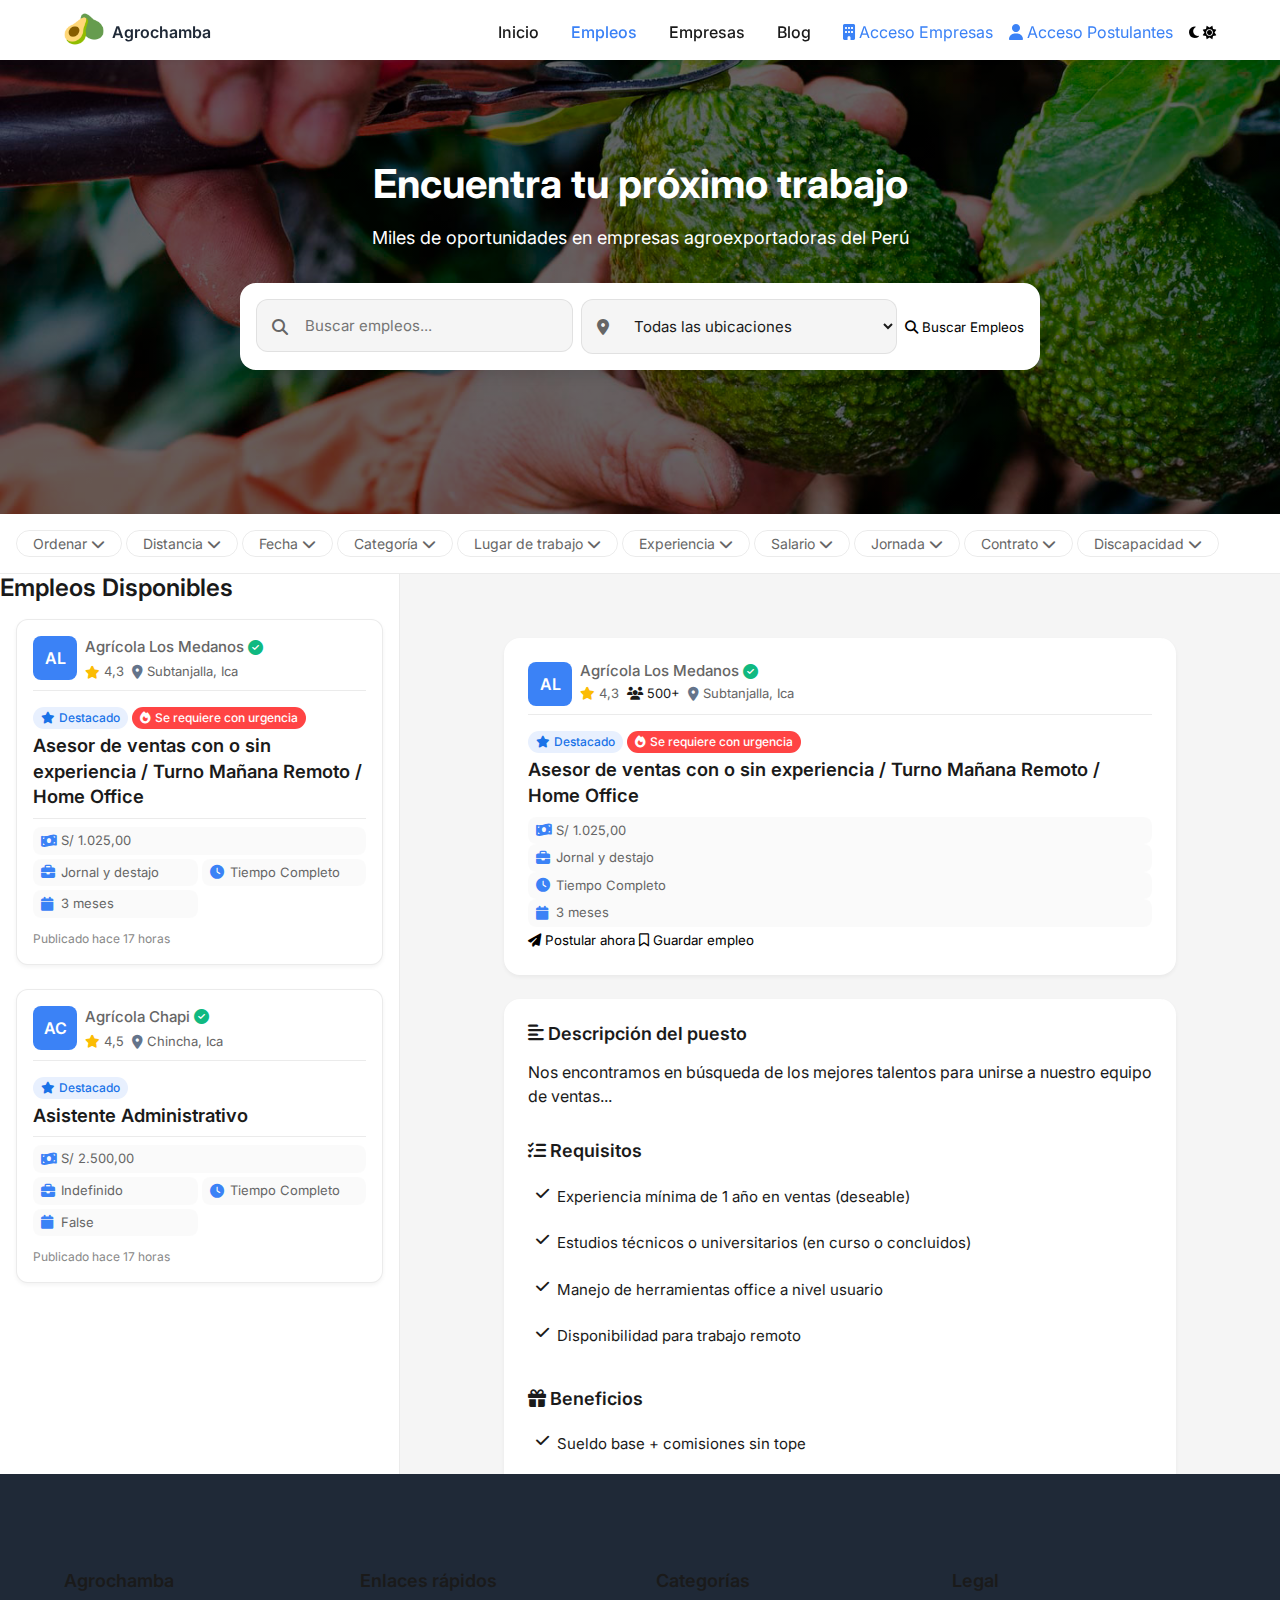
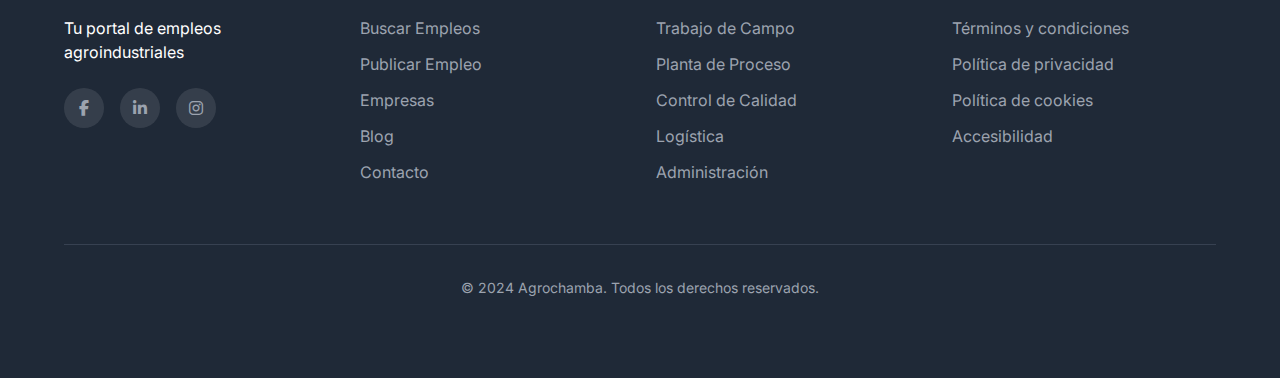
<file: index.html>
<!DOCTYPE html>
<html lang="es">

<head>
    <meta charset="UTF-8">
    <meta name="viewport" content="width=device-width, initial-scale=1.0">
    <meta name="description" content="Portal de empleos del sector agroindustrial en Perú">
    <meta name="theme-color" content="#6b46c1">
    <meta name="robots" content="index, follow">
    <meta property="og:title" content="Computrabajo Agroindustrial">
    <meta property="og:description" content="Portal de empleos del sector agroindustrial">
    <title>Encuentra trabajo - Agrochamba</title>

    <!-- Preconexiones -->
    <link rel="preconnect" href="https://fonts.googleapis.com">
    <link rel="preconnect" href="https://fonts.gstatic.com" crossorigin>
    <link rel="preconnect" href="https://cdnjs.cloudflare.com">

    <!-- Fuentes -->
    <link href="https://fonts.googleapis.com/css2?family=Inter:wght@400;500;600;700&display=swap" rel="stylesheet">

    <!-- Iconos -->
    <link rel="stylesheet" href="https://cdnjs.cloudflare.com/ajax/libs/font-awesome/6.5.1/css/all.min.css">

    <!-- Estilos Base -->
    <link rel="stylesheet" href="css/variables.css">
    <link rel="stylesheet" href="css/base.css">
    <link rel="stylesheet" href="css/layout.css">
    <link rel="stylesheet" href="css/utilities.css">

    <!-- Componentes CSS -->
    <link rel="stylesheet" href="css/components/header.css">
    <link rel="stylesheet" href="css/components/filters.css">
    <link rel="stylesheet" href="css/components/job-card.css">
    <link rel="stylesheet" href="css/components/job-detail.css">
    <link rel="stylesheet" href="css/components/modal.css">
    <link rel="stylesheet" href="css/components/footer.css">
</head>

<body>
    <header id="header"></header>
    <!-- Hero Section y Buscador -->
    <section class="hero-section">
        <div class="container">
            <div class="hero-content animate-fade-in">
                <h1>Encuentra tu próximo trabajo</h1>
                <p>Miles de oportunidades en empresas agroexportadoras del Perú</p>

                <!-- Buscador Principal -->
                <div class="search-box">
                    <form class="search-form" id="searchForm" action="/empleos/buscar" method="GET">
                        <div class="search-group">
                            <i class="fas fa-search search-icon" aria-hidden="true"></i>
                            <input type="text" name="query" id="searchInput" class="search-input"
                                placeholder="Buscar empleos..." autocomplete="off" aria-label="Buscar empleos">
                        </div>

                        <div class="search-group">
                            <i class="fas fa-map-marker-alt" aria-hidden="true"></i>
                            <select name="location" id="locationSelect" class="search-select"
                                aria-label="Seleccionar ubicación">
                                <option value="">Todas las ubicaciones</option>
                                <option value="ICA">Ica</option>
                                <option value="CHINCHA">Chincha</option>
                                <option value="PISCO">Pisco</option>
                                <option value="LIMA">Lima</option>
                                <option value="TRUJILLO">Trujillo</option>
                            </select>
                        </div>

                        <button type="submit" class="button button-primary">
                            <i class="fas fa-search" aria-hidden="true"></i>
                            <span>Buscar Empleos</span>
                        </button>
                    </form>
                </div>
            </div>
        </div>
    </section>

    <!-- Filtros -->
    <nav class="filters-row" role="navigation" aria-label="Filtros de búsqueda">
        <!-- Filtro Ordenar -->
        <div class="filter-pill" id="orderFilter">
            <button class="filter-button" aria-expanded="false" aria-controls="orderDropdown">
                Ordenar
                <i class="fas fa-chevron-down" aria-hidden="true"></i>
            </button>
            <div id="orderDropdown" class="filter-dropdown" role="listbox">
                <div class="dropdown-item" role="option" tabindex="0">Más recientes</div>
                <div class="dropdown-item" role="option" tabindex="0">Más relevantes</div>
                <div class="dropdown-item" role="option" tabindex="0">Mayor salario</div>
            </div>
        </div>

        <!-- Filtro Distancia -->
        <div class="filter-pill" id="distanceFilter">
            <button class="filter-button" aria-expanded="false" aria-controls="distanceDropdown">
                Distancia
                <i class="fas fa-chevron-down" aria-hidden="true"></i>
            </button>
            <div id="distanceDropdown" class="filter-dropdown" role="listbox">
                <div class="dropdown-item" role="option" tabindex="0">Menos de 5 km</div>
                <div class="dropdown-item" role="option" tabindex="0">5 - 10 km</div>
                <div class="dropdown-item" role="option" tabindex="0">10 - 20 km</div>
                <div class="dropdown-item" role="option" tabindex="0">Más de 20 km</div>
            </div>
        </div>

        <!-- Filtro Fecha -->
        <div class="filter-pill" id="dateFilter">
            <button class="filter-button" aria-expanded="false" aria-controls="dateDropdown">
                Fecha
                <i class="fas fa-chevron-down" aria-hidden="true"></i>
            </button>
            <div id="dateDropdown" class="filter-dropdown" role="listbox">
                <div class="dropdown-item" role="option" tabindex="0">Hoy</div>
                <div class="dropdown-item" role="option" tabindex="0">Últimos 3 días</div>
                <div class="dropdown-item" role="option" tabindex="0">Última semana</div>
                <div class="dropdown-item" role="option" tabindex="0">Último mes</div>
            </div>
        </div>

        <!-- Filtro Categoría -->
        <div class="filter-pill" id="categoryFilter">
            <button class="filter-button" aria-expanded="false" aria-controls="categoryDropdown">
                Categoría
                <i class="fas fa-chevron-down" aria-hidden="true"></i>
            </button>
            <div id="categoryDropdown" class="filter-dropdown" role="listbox">
                <div class="dropdown-item" role="option" tabindex="0">Ventas</div>
                <div class="dropdown-item" role="option" tabindex="0">Tecnología</div>
                <div class="dropdown-item" role="option" tabindex="0">Administración</div>
                <div class="dropdown-item" role="option" tabindex="0">Marketing</div>
            </div>
        </div>

        <!-- Filtro Lugar de trabajo -->
        <div class="filter-pill" id="workplaceFilter">
            <button class="filter-button" aria-expanded="false" aria-controls="workplaceDropdown">
                Lugar de trabajo
                <i class="fas fa-chevron-down" aria-hidden="true"></i>
            </button>
            <div id="workplaceDropdown" class="filter-dropdown" role="listbox">
                <div class="dropdown-item" role="option" tabindex="0">Presencial</div>
                <div class="dropdown-item" role="option" tabindex="0">Remoto</div>
                <div class="dropdown-item" role="option" tabindex="0">Híbrido</div>
            </div>
        </div>

        <!-- Filtro Experiencia -->
        <div class="filter-pill" id="experienceFilter">
            <button class="filter-button" aria-expanded="false" aria-controls="experienceDropdown">
                Experiencia
                <i class="fas fa-chevron-down" aria-hidden="true"></i>
            </button>
            <div id="experienceDropdown" class="filter-dropdown" role="listbox">
                <div class="dropdown-item" role="option" tabindex="0">Sin experiencia</div>
                <div class="dropdown-item" role="option" tabindex="0">1-3 años</div>
                <div class="dropdown-item" role="option" tabindex="0">3-5 años</div>
                <div class="dropdown-item" role="option" tabindex="0">5+ años</div>
            </div>
        </div>

        <!-- Filtro Salario -->
        <div class="filter-pill" id="salaryFilter">
            <button class="filter-button" aria-expanded="false" aria-controls="salaryDropdown">
                Salario
                <i class="fas fa-chevron-down" aria-hidden="true"></i>
            </button>
            <div id="salaryDropdown" class="filter-dropdown" role="listbox">
                <div class="dropdown-item" role="option" tabindex="0">Hasta S/1,500</div>
                <div class="dropdown-item" role="option" tabindex="0">S/1,500 - S/3,000</div>
                <div class="dropdown-item" role="option" tabindex="0">S/3,000 - S/5,000</div>
                <div class="dropdown-item" role="option" tabindex="0">Más de S/5,000</div>
            </div>
        </div>

        <!-- Filtro Jornada -->
        <div class="filter-pill" id="scheduleFilter">
            <button class="filter-button" aria-expanded="false" aria-controls="scheduleDropdown">
                Jornada
                <i class="fas fa-chevron-down" aria-hidden="true"></i>
            </button>
            <div id="scheduleDropdown" class="filter-dropdown" role="listbox">
                <div class="dropdown-item" role="option" tabindex="0">Tiempo completo</div>
                <div class="dropdown-item" role="option" tabindex="0">Medio tiempo</div>
                <div class="dropdown-item" role="option" tabindex="0">Por horas</div>
            </div>
        </div>

        <!-- Filtro Contrato -->
        <div class="filter-pill" id="contractFilter">
            <button class="filter-button" aria-expanded="false" aria-controls="contractDropdown">
                Contrato
                <i class="fas fa-chevron-down" aria-hidden="true"></i>
            </button>
            <div id="contractDropdown" class="filter-dropdown" role="listbox">
                <div class="dropdown-item" role="option" tabindex="0">Indefinido</div>
                <div class="dropdown-item" role="option" tabindex="0">Temporal</div>
                <div class="dropdown-item" role="option" tabindex="0">Prácticas</div>
            </div>
        </div>

        <!-- Filtro Discapacidad -->
        <div class="filter-pill" id="disabilityFilter">
            <button class="filter-button" aria-expanded="false" aria-controls="disabilityDropdown">
                Discapacidad
                <i class="fas fa-chevron-down" aria-hidden="true"></i>
            </button>
            <div id="disabilityDropdown" class="filter-dropdown" role="listbox">
                <div class="dropdown-item" role="option" tabindex="0">Sí</div>
                <div class="dropdown-item" role="option" tabindex="0">No</div>
            </div>
        </div>
    </nav>

    <!-- Contenido Principal -->
    <main class="app-container">
        <!-- Lista de empleos (panel izquierdo) -->
        <aside class="jobs-list-container">
            <header class="jobs-list-header">
                <h2>Empleos Disponibles</h2>
                <div id="activeFilters" class="active-filters"></div>
            </header>
            <div class="jobs-list" id="jobsList">
                <!-- Las cards de trabajo se insertarán aquí dinámicamente -->
            </div>
        </aside>

        <!-- Detalle del empleo (panel derecho) -->
        <section class="job-detail-container" id="jobDetailContainer" aria-live="polite">
            <!-- El detalle del trabajo se insertará aquí dinámicamente -->
        </section>

        <!-- Modal para móviles -->
        <div class="modal" id="jobModal" role="dialog" aria-modal="true" aria-hidden="true">
            <div class="modal-content">
                <button class="modal-close" id="modalClose" aria-label="Cerrar modal">
                    <i class="fas fa-times" aria-hidden="true"></i>
                </button>
                <div id="modalContent">
                    <!-- El contenido del modal se insertará aquí dinámicamente -->
                </div>
            </div>
        </div>
    </main>

    <!-- Templates -->
    <template id="jobCardTemplate">
       
    </template>

    <!-- Template para el detalle del trabajo -->
    <template id="jobDetailTemplate">
        <div class="full-job-details">
            <div class="full-job-details">
                <div class="job-detail-header">
                    <div class="job-header">
                        <div class="company-logo">
                            <img src="" alt="" onerror="handleImageError(this, this.alt)">
                        </div>
                        <div class="company-info">
                            <h1 class="company-name">
                                <span class="company-name-text"></span>
                                <i class="fas fa-check-circle verified-icon" title="Empresa Verificada"></i>
                            </h1>
                            <div class="company-meta">
                                <span class="company-evaluation">
                                    <i class="fas fa-star"></i>
                                    <span class="rating"></span>
                                </span>
                                <span class="company-stat">
                                    <i class="fas fa-users"></i>
                                    <span class="employees"></span>
                                </span>
                                <span class="location-badge">
                                    <i class="fas fa-location-dot"></i>
                                    <span class="location"></span>
                                </span>
                            </div>
                        </div>
                    </div>

                    <div class="badges-container">
                        <span class="badge badge-primary">
                            <i class="fas fa-star"></i>
                            Destacado
                        </span>
                        <span class="badge badge-urgent">
                            <i class="fas fa-fire"></i>
                            Se requiere con urgencia
                        </span>
                    </div>

                    <h2 class="job-title"></h2>

                    <div class="job-meta">
                        <div class="detail-item">
                            <i class="fas fa-money-bill-wave"></i>
                            <div class="salary"></div>
                        </div>
                        <div class="detail-item">
                            <i class="fas fa-briefcase"></i>
                            <div class="contract-type"></div>
                        </div>
                        <div class="detail-item">
                            <i class="fas fa-clock"></i>
                            <div class="schedule"></div>
                        </div>
                        <div class="detail-item">
                            <i class="fas fa-calendar"></i>
                            <div class="duration"></div>
                        </div>
                    </div>

                    <div class="action-buttons">
                        <button class="btn btn-primary">
                            <i class="fas fa-paper-plane"></i>
                            Postular ahora
                        </button>
                        <button class="btn btn-outline">
                            <i class="far fa-bookmark"></i>
                            Guardar empleo
                        </button>
                    </div>
                </div>

                <div class="job-detail-content">
                    <!-- Descripción -->
                    <section class="content-section">
                        <h3 class="section-title">
                            <i class="fas fa-align-left"></i>
                            Descripción del puesto
                        </h3>
                        <div class="job-description"></div>
                    </section>

                    <!-- Requisitos -->
                    <section class="content-section">
                        <h3 class="section-title">
                            <i class="fas fa-list-check"></i>
                            Requisitos
                        </h3>
                        <ul class="requirements-list"></ul>
                    </section>

                    <!-- Beneficios -->
                    <section class="content-section">
                        <h3 class="section-title">
                            <i class="fas fa-gift"></i>
                            Beneficios
                        </h3>
                        <ul class="benefits-list"></ul>
                    </section>
                </div>
            </div>
        </div>
    </template>
    <footer id="footer"></footer>
    

    <script>
        // Definir la función para cargar componentes
        function loadComponents(components) {
            for (const [id, path] of Object.entries(components)) {
                fetch(path)
                    .then(response => {
                        if (!response.ok) {
                            throw new Error(`Error ${response.status}: ${response.statusText}`);
                        }
                        return response.text();
                    })
                    .then(data => {
                        document.getElementById(id).innerHTML = data;
                    })
                    .catch(error => console.error(`Error al cargar el componente ${id}:`, error));
            }
        }

        // Definir los componentes y sus rutas
        const components = {
            'header': '/components/header.html',
            'footer': '/components/footer.html',
            'jobCardTemplate': '/components/jobCard.html',
            
            // Añade aquí más componentes según lo necesites
        };

        // Cargar los componentes
        loadComponents(components);
    </script>
    <script type="module" src="index.js"></script>
</body>

</html>
</file>
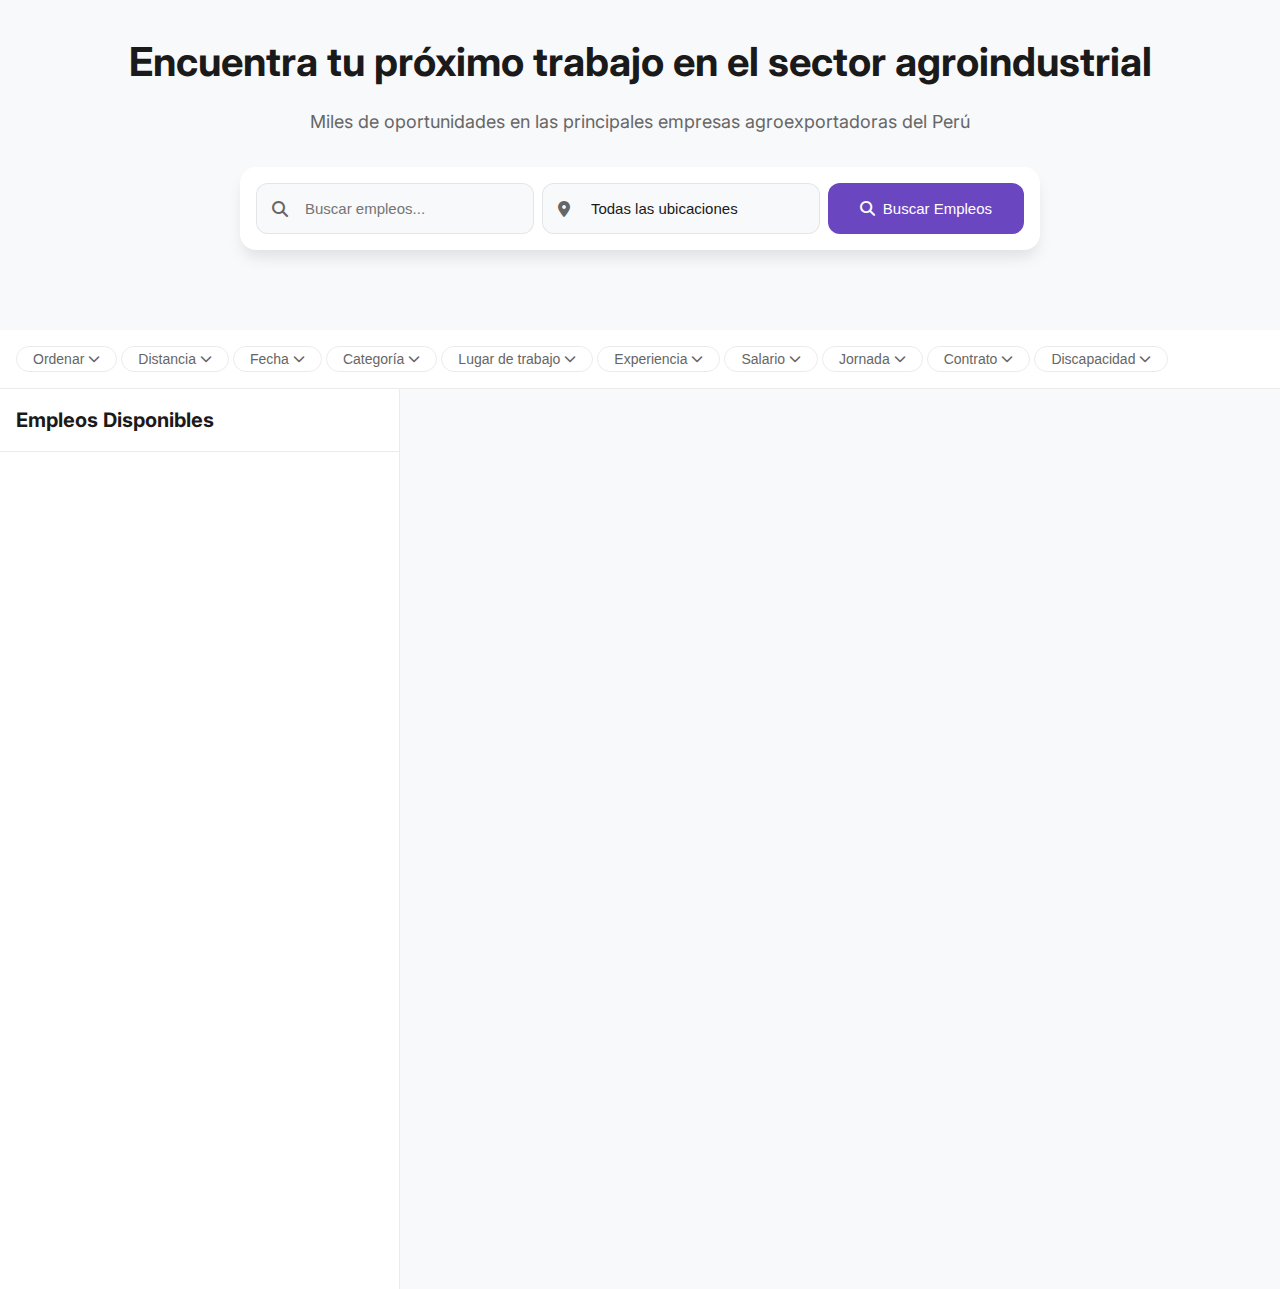
<file: practica/lista_empleos copy 2.html>
<!DOCTYPE html>
<html lang="es">
<head>
    <meta charset="UTF-8">
    <meta name="viewport" content="width=device-width, initial-scale=1.0">
    <title>Lista de Empleos</title>
    <link rel="stylesheet" href="https://cdnjs.cloudflare.com/ajax/libs/font-awesome/6.5.1/css/all.min.css">
    <link href="https://fonts.googleapis.com/css2?family=Inter:wght@400;500;600;700&display=swap" rel="stylesheet">
    <style>
        /* Mantener las variables existentes y añadir nuevas */
        :root {
            --primary-color: #6b46c1;
            --primary-light: #f3e8ff;
            --primary-hover: #5a32b0;
            --text-primary: #1a1a1a;
            --text-secondary: #666666;
            --text-muted: #888888;
            --background: #f8f9fa;
            --card-background: #ffffff;
            --badge-bg: #e8f0fe;
            --badge-color: #1a73e8;
            --urgency-color: #ff4444;
            --success-color: #10b981;
            --rating-color: #fbbc04;
            --border-color: rgba(0, 0, 0, 0.08);
            --section-border: rgba(0, 0, 0, 0.05);
            --shadow-sm: 0 2px 4px rgba(0, 0, 0, 0.05);
            --shadow-md: 0 4px 6px rgba(0, 0, 0, 0.1);
            --shadow-lg: 0 10px 15px -3px rgba(0, 0, 0, 0.1);
            --radius-sm: 8px;
            --radius-md: 12px;
            --radius-lg: 16px;
            --spacing-xs: 4px;
            --spacing-sm: 8px;
            --spacing-md: 16px;
            --spacing-lg: 24px;
            --spacing-xl: 32px;
            --spacing-2xl: 48px;
            --transition: all 0.3s ease;
            --modal-backdrop: rgba(0, 0, 0, 0.5);
            
            /* Colores específicos */
            --requirement-bg: #fff8f2;
            --benefit-bg: #f0fff4;
            --info-bg: #f8f9fa;
            --warning-bg: #fff5f5;
            --requirement-color: #c05621;
            --benefit-color: #2f855a;
            --info-color: #2b6cb0;
            --warning-color: #c53030;
            
            /* Dimensiones de layout */
            --list-width: 400px;
            --header-height: 60px;
            --modal-width: 90%;
            --modal-max-width: 600px;
        }

        * {
            margin: 0;
            padding: 0;
            box-sizing: border-box;
        }

        body {
            font-family: 'Inter', system-ui, -apple-system, sans-serif;
            background: var(--background);
            color: var(--text-primary);
            line-height: 1.5;
            -webkit-font-smoothing: antialiased;
            overflow-x: hidden;
        }

        /* Layout principal */
        .app-container {
            display: flex;
            min-height: 100vh;
            position: relative;
        }

        /* Lista de empleos */
        .jobs-list-container {
            width: var(--list-width);
            background: var(--card-background);
            border-right: 1px solid var(--border-color);
            overflow-y: auto;
            height: 100vh;
            flex-shrink: 0;
        }

        .jobs-list-header {
            padding: var(--spacing-md);
            border-bottom: 1px solid var(--border-color);
            position: sticky;
            top: 0;
            background: var(--card-background);
            z-index: 10;
        }

        .jobs-list {
            padding: var(--spacing-md);
        }

        /* Contenedor de detalle */
        .job-detail-container {
            flex: 1;
            overflow-y: auto;
            height: 100vh;
            background: var(--background);
        }

        /* Modal para móvil */
        .modal {
            position: fixed;
            top: 0;
            left: 0;
            width: 100%;
            height: 100%;
            background: var(--modal-backdrop);
            display: none;
            justify-content: center;
            align-items: center;
            z-index: 1000;
        }

        .modal.active {
            display: flex;
        }

        .modal-content {
            background: var(--card-background);
            width: var(--modal-width);
            max-width: var(--modal-max-width);
            max-height: 90vh;
            border-radius: var(--radius-lg);
            position: relative;
            overflow-y: auto;
        }

        .modal-close {
            position: absolute;
            top: var(--spacing-md);
            right: var(--spacing-md);
            background: var(--background);
            border: none;
            width: 32px;
            height: 32px;
            border-radius: 50%;
            display: flex;
            align-items: center;
            justify-content: center;
            cursor: pointer;
            color: var(--text-secondary);
            transition: var(--transition);
            z-index: 10;
        }

        .modal-close:hover {
            background: var(--primary-light);
            color: var(--primary-color);
        }

        /* Responsive */
        @media (max-width: 1024px) {
            .jobs-list-container {
                width: 100%;
                border-right: none;
            }

            .job-detail-container {
                display: none;
            }
        }

        /* Mantener los estilos existentes de las cards y detalles... */
       /* Estilos de la card de trabajo */
        .job-card {
            background: var(--card-background);
            border-radius: var(--radius-md);
            box-shadow: var(--shadow-sm);
            padding: var(--spacing-md);
            transition: var(--transition);
            border: 1px solid var(--border-color);
            margin-bottom: var(--spacing-md);
            cursor: pointer;
        }

        .job-card:hover {
            transform: translateY(-2px);
            box-shadow: var(--shadow-md);
            border-color: var(--primary-color);
        }

        .job-card.active {
            border-color: var(--primary-color);
            background: var(--primary-light);
        }

        /* Header de la empresa */
        .job-header {
            display: flex;
            gap: var(--spacing-sm);
            align-items: flex-start;
            margin-bottom: var(--spacing-md);
            padding-bottom: var(--spacing-sm);
            border-bottom: 1px solid var(--border-color);
        }

        .company-logo {
            width: 40px;
            height: 40px;
            background: var(--primary-color);
            border-radius: var(--radius-sm);
            display: flex;
            align-items: center;
            justify-content: center;
            color: white;
            font-weight: 600;
            font-size: 0.938rem;
            flex-shrink: 0;
            overflow: hidden;
        }

        .company-logo img {
            width: 100%;
            height: 100%;
            object-fit: cover;
        }

        .company-info {
            flex: 1;
            min-width: 0;
        }

        .company-name {
            display: flex;
            align-items: center;
            gap: var(--spacing-xs);
            color: var(--text-secondary);
            font-size: 0.875rem;
            font-weight: 500;
        }

        .verified-icon {
            color: var(--success-color);
        }

        .company-meta {
            display: flex;
            flex-wrap: wrap;
            align-items: center;
            gap: var(--spacing-sm);
            font-size: 0.813rem;
        }

        /* Badges */
        .badges-container {
            display: flex;
            gap: var(--spacing-xs);
            margin-bottom: var(--spacing-xs);
            flex-wrap: wrap;
        }

        .badge {
            display: inline-flex;
            align-items: center;
            gap: var(--spacing-xs);
            padding: 2px var(--spacing-sm);
            border-radius: 100px;
            font-size: 0.75rem;
            font-weight: 500;
            line-height: 1.5;
            height: 22px;
        }

        .badge-primary {
            background: var(--badge-bg);
            color: var(--badge-color);
        }

        .badge-urgent {
            background: var(--warning-bg);
            color: var(--warning-color);
        }

        /* Título del trabajo */
        .job-title {
            font-size: 1rem;
            font-weight: 600;
            margin-bottom: var(--spacing-sm);
            color: var(--text-primary);
        }

        /* Detalles del trabajo */
        .job-details {
            display: grid;
            grid-template-columns: repeat(2, 1fr);
            gap: var(--spacing-xs);
        }

        .detail-item {
            display: flex;
            align-items: center;
            gap: var(--spacing-xs);
            color: var(--text-secondary);
            font-size: 0.813rem;
            padding: var(--spacing-xs) var(--spacing-sm);
            background: rgba(0, 0, 0, 0.02);
            border-radius: var(--radius-sm);
            white-space: nowrap;
            overflow: hidden;
        }

        .detail-item i {
            color: var(--primary-color);
            font-size: 0.875rem;
            width: 16px;
            flex-shrink: 0;
        }

        /* Contenedor de detalles completo */
        .full-job-details {
            padding: var(--spacing-xl);
            max-width: 800px;
            margin: 0 auto;
        }

        .job-detail-header {
            background: var(--card-background);
            border-radius: var(--radius-lg);
            padding: var(--spacing-lg);
            margin-bottom: var(--spacing-lg);
            box-shadow: var(--shadow-sm);
        }

        .job-detail-content {
            background: var(--card-background);
            border-radius: var(--radius-lg);
            padding: var(--spacing-lg);
            box-shadow: var(--shadow-sm);
        }

        .section-title {
            font-size: 1.125rem;
            font-weight: 600;
            margin-bottom: var(--spacing-md);
            color: var(--text-primary);
            display: flex;
            align-items: center;
            gap: var(--spacing-xs);
        }

        .section-title i {
            color: var(--primary-color);
        }

        /* Botones de acción */
        .action-buttons {
            display: flex;
            gap: var(--spacing-sm);
            margin-top: var(--spacing-lg);
        }

        .btn {
            padding: var(--spacing-sm) var(--spacing-lg);
            border-radius: var(--radius-sm);
            font-weight: 500;
            font-size: 0.875rem;
            transition: var(--transition);
            cursor: pointer;
            display: inline-flex;
            align-items: center;
            gap: var(--spacing-xs);
            border: none;
        }

        .btn-primary {
            background: var(--primary-color);
            color: white;
        }

        .btn-primary:hover {
            background: var(--primary-hover);
            transform: translateY(-1px);
        }

        .btn-outline {
            border: 1px solid var(--border-color);
            background: transparent;
            color: var(--text-secondary);
        }

        .btn-outline:hover {
            border-color: var(--primary-color);
            color: var(--primary-color);
            transform: translateY(-1px);
        }

        /* Responsive ajustes */
        @media (max-width: 768px) {
            .job-card {
                margin-bottom: var(--spacing-sm);
            }

            .action-buttons {
                flex-direction: column;
            }

            .btn {
                width: 100%;
                justify-content: center;
            }

            .modal-content {
                width: 95%;
                margin: var(--spacing-sm);
                max-height: 95vh;
            }
        }

        /* Estilos para el Hero Section */
.container {
    max-width: 1200px;
    margin: 0 auto;
    padding: var(--spacing-xl) var(--spacing-lg);
}

.hero-content {
    text-align: center;
    margin-bottom: var(--spacing-2xl);
}

.hero-content h1 {
    font-size: 2.5rem;
    font-weight: 700;
    color: var(--text-primary);
    margin-bottom: var(--spacing-md);
}

.hero-content p {
    font-size: 1.125rem;
    color: var(--text-secondary);
    margin-bottom: var(--spacing-xl);
}

/* Estilos para el buscador principal */
.search-box {
    max-width: 800px;
    margin: 0 auto;
    background: var(--card-background);
    border-radius: var(--radius-lg);
    padding: var(--spacing-md);
    box-shadow: var(--shadow-lg);
}

.search-form {
    display: flex;
    gap: var(--spacing-sm);
    flex-wrap: wrap;
}

.search-group {
    flex: 1;
    min-width: 200px;
    position: relative;
}

.search-icon,
.search-group i {
    position: absolute;
    left: var(--spacing-md);
    top: 50%;
    transform: translateY(-50%);
    color: var(--text-secondary);
    font-size: 1rem;
}

.search-input,
.search-select {
    width: 100%;
    padding: var(--spacing-md) var(--spacing-md) var(--spacing-md) calc(var(--spacing-md) * 2 + 16px);
    border: 1px solid var(--border-color);
    border-radius: var(--radius-md);
    font-size: 0.938rem;
    color: var(--text-primary);
    background: var(--background);
    transition: var(--transition);
}

.search-input:focus,
.search-select:focus {
    outline: none;
    border-color: var(--primary-color);
    box-shadow: 0 0 0 3px var(--primary-light);
}

.search-select {
    appearance: none;
    cursor: pointer;
}

.button {
    padding: var(--spacing-md) var(--spacing-xl);
    border: none;
    border-radius: var(--radius-md);
    font-weight: 500;
    font-size: 0.938rem;
    display: flex;
    align-items: center;
    gap: var(--spacing-sm);
    cursor: pointer;
    transition: var(--transition);
}

.button-primary {
    background: var(--primary-color);
    color: white;
}

.button-primary:hover {
    background: var(--primary-hover);
    transform: translateY(-1px);
}

/* Estilos para los filtros */
.filters-row {
    display: flex;
    gap: var(--spacing-xs);
    padding: var(--spacing-md);
    background: var(--card-background);
    border-bottom: 1px solid var(--border-color);
    overflow-x: auto;
    -webkit-overflow-scrolling: touch;
    scrollbar-width: none;
    position: sticky;
    top: 0;
    z-index: 50;
}

.filters-row::-webkit-scrollbar {
    display: none;
}

.filter-pill {
    position: relative;
}

.filter-button {
    display: inline-flex;
    align-items: center;
    gap: var(--spacing-xs);
    padding: var(--spacing-xs) var(--spacing-md);
    background: transparent;
    border: 1px solid var(--border-color);
    border-radius: 100px;
    font-size: 0.875rem;
    color: var(--text-secondary);
    cursor: pointer;
    transition: var(--transition);
    white-space: nowrap;
}

.filter-button:hover {
    border-color: var(--primary-color);
    color: var(--primary-color);
}

.filter-button i {
    font-size: 0.75rem;
    transition: transform 0.2s ease;
}

.filter-pill.active .filter-button {
    background: var(--primary-light);
    border-color: var(--primary-color);
    color: var(--primary-color);
}

.filter-pill.active .filter-button i {
    transform: rotate(180deg);
}

.filter-dropdown {
    position: absolute;
    top: calc(100% + var(--spacing-xs));
    left: 0;
    min-width: 200px;
    background: var(--card-background);
    border: 1px solid var(--border-color);
    border-radius: var(--radius-md);
    box-shadow: var(--shadow-md);
    padding: var(--spacing-xs);
    z-index: 100;
    display: none;
}

.filter-pill.active .filter-dropdown {
    display: block;
}

.dropdown-item {
    padding: var(--spacing-sm) var(--spacing-md);
    cursor: pointer;
    border-radius: var(--radius-sm);
    transition: var(--transition);
    color: var(--text-secondary);
    font-size: 0.875rem;
}

.dropdown-item:hover {
    background: var(--primary-light);
    color: var(--primary-color);
}

.dropdown-item.selected {
    background: var(--primary-light);
    color: var(--primary-color);
}

/* Ajustes responsive */
@media (max-width: 768px) {
    .hero-content h1 {
        font-size: 2rem;
    }

    .search-form {
        flex-direction: column;
    }

    .search-group {
        min-width: 100%;
    }

    .button {
        width: 100%;
        justify-content: center;
    }

    .filters-row {
        padding: var(--spacing-sm);
        margin: 0 calc(-1 * var(--spacing-sm));
    }
}

/* Animaciones */
.animate-fade-in {
    animation: fadeIn 0.5s ease-out;
}

@keyframes fadeIn {
    from {
        opacity: 0;
        transform: translateY(20px);
    }
    to {
        opacity: 1;
        transform: translateY(0);
    }
}
    </style>
</head>
<body>
    <div class="container">
        <div class="hero-content animate-fade-in">
            <h1>Encuentra tu próximo trabajo en el sector agroindustrial</h1>
            <p>Miles de oportunidades en las principales empresas agroexportadoras del Perú</p>

            <!-- Buscador Principal -->
            <div class="search-box">
                <form class="search-form" id="searchForm" action="/empleos/buscar" method="GET">
                    <div class="search-group">
                        
                        <i class="fas fa-search search-icon"></i>
                           
                        
                        <input 
                            type="text" 
                            name="query" 
                            id="searchInput"
                            class="search-input" 
                            placeholder="Buscar empleos..."
                            autocomplete="off"
                            aria-label="Buscar empleos">
                    </div>

                    <div class="search-group">
                        <i class="fas fa-map-marker-alt" aria-hidden="true"></i>
                        <select 
                            name="location" 
                            id="locationSelect"
                            class="search-select"
                            aria-label="Seleccionar ubicación">
                            <option value="">Todas las ubicaciones</option>
                            <option value="ICA">Ica</option>
                            <option value="CHINCHA">Chincha</option>
                            <option value="PISCO">Pisco</option>
                            <option value="LIMA">Lima</option>
                            <option value="TRUJILLO">Trujillo</option>
                        </select>
                    </div>

                    <button type="submit" class="button button-primary">
                        <i class="fas fa-search" aria-hidden="true"></i>
                        <span>Buscar Empleos</span>
                    </button>
                </form>
            </div>
        </div>
    </div>
    <!-- FILTROS -->
<div class="filters-row">
    <div class="filter-pill">
        <button class="filter-button">
            Ordenar
            <i class="fas fa-chevron-down"></i>
        </button>
        <div class="filter-dropdown">
            <div class="dropdown-item">Más recientes</div>
            <div class="dropdown-item">Más relevantes</div>
            <div class="dropdown-item">Mayor salario</div>
        </div>
    </div>

    <div class="filter-pill">
        <button class="filter-button">
            Distancia
            <i class="fas fa-chevron-down"></i>
        </button>
        <div class="filter-dropdown">
            <div class="dropdown-item">Menos de 5 km</div>
            <div class="dropdown-item">5 - 10 km</div>
            <div class="dropdown-item">10 - 20 km</div>
            <div class="dropdown-item">Más de 20 km</div>
        </div>
    </div>

    <div class="filter-pill">
        <button class="filter-button">
            Fecha
            <i class="fas fa-chevron-down"></i>
        </button>
        <div class="filter-dropdown">
            <div class="dropdown-item">Hoy</div>
            <div class="dropdown-item">Últimos 3 días</div>
            <div class="dropdown-item">Última semana</div>
            <div class="dropdown-item">Último mes</div>
        </div>
    </div>

    <div class="filter-pill">
        <button class="filter-button">
            Categoría
            <i class="fas fa-chevron-down"></i>
        </button>
        <div class="filter-dropdown">
            <div class="dropdown-item">Ventas</div>
            <div class="dropdown-item">Tecnología</div>
            <div class="dropdown-item">Administración</div>
            <div class="dropdown-item">Marketing</div>
        </div>
    </div>

    <div class="filter-pill">
        <button class="filter-button">
            Lugar de trabajo
            <i class="fas fa-chevron-down"></i>
        </button>
        <div class="filter-dropdown">
            <div class="dropdown-item">Presencial</div>
            <div class="dropdown-item">Remoto</div>
            <div class="dropdown-item">Híbrido</div>
        </div>
    </div>

    <div class="filter-pill">
        <button class="filter-button">
            Experiencia
            <i class="fas fa-chevron-down"></i>
        </button>
        <div class="filter-dropdown">
            <div class="dropdown-item">Sin experiencia</div>
            <div class="dropdown-item">1-3 años</div>
            <div class="dropdown-item">3-5 años</div>
            <div class="dropdown-item">5+ años</div>
        </div>
    </div>

    <div class="filter-pill">
        <button class="filter-button">
            Salario
            <i class="fas fa-chevron-down"></i>
        </button>
        <div class="filter-dropdown">
            <div class="dropdown-item">Hasta S/1,500</div>
            <div class="dropdown-item">S/1,500 - S/3,000</div>
            <div class="dropdown-item">S/3,000 - S/5,000</div>
            <div class="dropdown-item">Más de S/5,000</div>
        </div>
    </div>

    <div class="filter-pill">
        <button class="filter-button">
            Jornada
            <i class="fas fa-chevron-down"></i>
        </button>
        <div class="filter-dropdown">
            <div class="dropdown-item">Tiempo completo</div>
            <div class="dropdown-item">Medio tiempo</div>
            <div class="dropdown-item">Por horas</div>
        </div>
    </div>

    <div class="filter-pill">
        <button class="filter-button">
            Contrato
            <i class="fas fa-chevron-down"></i>
        </button>
        <div class="filter-dropdown">
            <div class="dropdown-item">Indefinido</div>
            <div class="dropdown-item">Temporal</div>
            <div class="dropdown-item">Prácticas</div>
        </div>
    </div>

    <div class="filter-pill">
        <button class="filter-button">
            Discapacidad
            <i class="fas fa-chevron-down"></i>
        </button>
        <div class="filter-dropdown">
            <div class="dropdown-item">Sí</div>
            <div class="dropdown-item">No</div>
        </div>
    </div>
</div>
    <div class="app-container">
        <!-- Lista de empleos (panel izquierdo) -->
        <div class="jobs-list-container">
            <div class="jobs-list-header">
                <h1 style="font-size: 1.25rem;">Empleos Disponibles</h1>
            </div>
            <div class="jobs-list" id="jobsList">
                <!-- Las cards de trabajo se insertarán aquí dinámicamente -->
            </div>
        </div>

        <!-- Detalle del empleo (panel derecho) -->
        <div class="job-detail-container" id="jobDetailContainer">
            <!-- El detalle del trabajo se insertará aquí dinámicamente -->
        </div>

        <!-- Modal para móviles -->
        <div class="modal" id="jobModal">
            <div class="modal-content">
                <button class="modal-close" id="modalClose">
                    <i class="fas fa-times"></i>
                </button>
                <div id="modalContent">
                    <!-- El contenido del modal se insertará aquí dinámicamente -->
                </div>
            </div>
        </div>
    </div>

    <!-- Template para la card de trabajo -->
    <template id="jobCardTemplate">
        <article class="job-card">
            <div class="job-header">
                <div class="company-logo">
                    <img src="" alt="" onerror="handleImageError(this, this.alt)">
                </div>
                <div class="company-info">
                    <div class="company-name">
                        <span class="company-name-text"></span>
                        <i class="fas fa-check-circle verified-icon" title="Empresa Verificada"></i>
                    </div>
                    <div class="company-meta">
                        <span class="company-evaluation" title="Evaluación de la empresa">
                            <i class="fas fa-star"></i>
                            <span class="rating"></span>
                        </span>
                        <span class="location-badge">
                            <i class="fas fa-location-dot"></i>
                            <span class="location"></span>
                        </span>
                    </div>
                </div>
            </div>

            <div class="badges-container">
                <span class="badge badge-primary">
                    <i class="fas fa-star"></i>
                    Destacado
                </span>
                <span class="badge badge-urgent">
                    <i class="fas fa-fire"></i>
                    Se requiere con urgencia
                </span>
            </div>

            <h2 class="job-title"></h2>

            <div class="job-details">
                <div class="detail-item">
                    <i class="fas fa-money-bill-wave"></i>
                    <div class="salary"></div>
                </div>
                <div class="detail-item">
                    <i class="fas fa-briefcase"></i>
                    <div class="contract-type"></div>
                </div>
            </div>
        </article>
    </template>

    <!-- Template para el detalle completo del trabajo -->
    <template id="jobDetailTemplate">
        <div class="full-job-details">
            <div class="job-detail-header">
                <div class="job-header">
                    <div class="company-logo">
                        <img src="" alt="" onerror="handleImageError(this, this.alt)">
                    </div>
                    <div class="company-info">
                        <h1 class="company-name">
                            <span class="company-name-text"></span>
                            <i class="fas fa-check-circle verified-icon" title="Empresa Verificada"></i>
                        </h1>
                        <div class="company-meta">
                            <span class="company-evaluation">
                                <i class="fas fa-star"></i>
                                <span class="rating"></span>
                            </span>
                            <span class="company-stat">
                                <i class="fas fa-users"></i>
                                <span class="employees"></span>
                            </span>
                            <span class="location-badge">
                                <i class="fas fa-location-dot"></i>
                                <span class="location"></span>
                            </span>
                        </div>
                    </div>
                </div>

                <div class="badges-container">
                    <span class="badge badge-primary">
                        <i class="fas fa-star"></i>
                        Destacado
                    </span>
                    <span class="badge badge-urgent">
                        <i class="fas fa-fire"></i>
                        Se requiere con urgencia
                    </span>
                </div>

                <h2 class="job-title"></h2>

                <div class="job-meta">
                    <div class="detail-item">
                        <i class="fas fa-money-bill-wave"></i>
                        <div class="salary"></div>
                    </div>
                    <div class="detail-item">
                        <i class="fas fa-briefcase"></i>
                        <div class="contract-type"></div>
                    </div>
                    <div class="detail-item">
                        <i class="fas fa-clock"></i>
                        <div class="schedule"></div>
                    </div>
                    <div class="detail-item">
                        <i class="fas fa-calendar"></i>
                        <div class="duration"></div>
                    </div>
                </div>

                <div class="action-buttons">
                    <button class="btn btn-primary">
                        <i class="fas fa-paper-plane"></i>
                        Postular ahora
                    </button>
                    <button class="btn btn-outline">
                        <i class="far fa-bookmark"></i>
                        Guardar empleo
                    </button>
                </div>
            </div>

            <div class="job-detail-content">
                <!-- Descripción -->
                <section class="content-section">
                    <h3 class="section-title">
                        <i class="fas fa-align-left"></i>
                        Descripción del puesto
                    </h3>
                    <div class="job-description"></div>
                </section>

                <!-- Requisitos -->
                <section class="content-section">
                    <h3 class="section-title">
                        <i class="fas fa-list-check"></i>
                        Requisitos
                    </h3>
                    <ul class="requirements-list"></ul>
                </section>

                <!-- Beneficios -->
                <section class="content-section">
                    <h3 class="section-title">
                        <i class="fas fa-gift"></i>
                        Beneficios
                    </h3>
                    <ul class="benefits-list"></ul>
                </section>
            </div>
        </div>
    </template>

    <script>
        // Estado global y configuración
let currentActiveCard = null;
let filteredJobs = [];
let selectedFilters = {};

const config = {
    itemsPerPage: 10,
    currentPage: 1,
    sortBy: 'recent',
};

// Datos de ejemplo
const jobsData = [
    {
        id: 1,
        company: {
            name: "Agrícola Los Medanos",
            logo: "https://scontent.flim2-1.fna.fbcdn.net/v/t39.30808-6/326764918_1955909824752287_8459968866846313747_n.png",
            rating: "4,3",
            employees: "500+",
            location: "Subtanjalla, Ica",
            verified: true,
            category: "Ventas"
        },
        title: "Asesor de ventas con o sin experiencia / Turno Mañana Remoto / Home Office",
        salary: "S/ 1.025,00",
        salaryNum: 1025,
        contractType: "Jornal y destajo",
        schedule: "Tiempo Completo",
        duration: "3 meses",
        experience: "Sin experiencia",
        workLocation: "Remoto",
        date: new Date('2024-02-01'),
        description: "Nos encontramos en búsqueda de los mejores talentos para unirse a nuestro equipo de ventas...",
        requirements: [
            "Experiencia mínima de 1 año en ventas (deseable)",
            "Estudios técnicos o universitarios (en curso o concluidos)",
            "Manejo de herramientas office a nivel usuario",
            "Disponibilidad para trabajo remoto"
        ],
        benefits: [
            "Sueldo base + comisiones sin tope",
            "Capacitación constante",
            "Desarrollo de línea de carrera",
            "Seguro de salud desde el primer día"
        ],
        featured: true,
        urgent: true,
        distance: 2
    },
    {
        id: 2,
        company: {
            name: "Agrícola Chapi",
            logo: "path/to/logo.png",
            rating: "4,5",
            employees: "1000+",
            location: "Chincha, Ica",
            verified: true,
            category: "Administración"
        },
        title: "Asistente Administrativo",
        salary: "S/ 2.500,00",
        salaryNum: 2500,
        contractType: "Indefinido",
        schedule: "Tiempo Completo",
        duration: "Indefinido",
        experience: "1-3 años",
        workLocation: "Presencial",
        date: new Date('2024-02-15'),
        description: "Importante empresa agrícola busca incorporar un Asistente Administrativo...",
        requirements: [
            "Experiencia mínima de 2 años en posiciones similares",
            "Bachiller en Administración o afines",
            "Excel avanzado",
            "Disponibilidad para trabajar en Chincha"
        ],
        benefits: [
            "Sueldo competitivo",
            "Beneficios de ley",
            "Seguro EPS",
            "Bonos por desempeño"
        ],
        featured: true,
        urgent: false,
        distance: 5
    }
    // Puedes agregar más trabajos aquí...
];

// Función para crear el detalle de un trabajo
function createJobCard(job) {
    const template = document.getElementById('jobCardTemplate');
    const card = template.content.cloneNode(true);

    // Logo y nombre de la empresa
    const logoImg = card.querySelector('.company-logo img');
    logoImg.src = job.company.logo;
    logoImg.alt = job.company.name;
    
    card.querySelector('.company-name-text').textContent = job.company.name;
    
    // Si no está verificada, ocultar el ícono de verificación
    if (!job.company.verified) {
        card.querySelector('.verified-icon').style.display = 'none';
    }

    // Rating y ubicación
    card.querySelector('.rating').textContent = job.company.rating;
    card.querySelector('.location').textContent = job.company.location;

    // Badges
    const badgesContainer = card.querySelector('.badges-container');
    if (!job.featured) {
        badgesContainer.querySelector('.badge-primary').style.display = 'none';
    }
    if (!job.urgent) {
        badgesContainer.querySelector('.badge-urgent').style.display = 'none';
    }

    // Título y detalles
    card.querySelector('.job-title').textContent = job.title;
    card.querySelector('.salary').textContent = job.salary;
    card.querySelector('.contract-type').textContent = job.contractType;

    // Configurar la card completa
    const jobCard = card.querySelector('.job-card');
    jobCard.setAttribute('data-job-id', job.id);

    return jobCard;
}

function createJobDetail(job) {
    const template = document.getElementById('jobDetailTemplate');
    const detail = template.content.cloneNode(true);

    // Logo y nombre de la empresa
    const logoImg = detail.querySelector('.company-logo img');
    logoImg.src = job.company.logo;
    logoImg.alt = job.company.name;
    
    detail.querySelector('.company-name-text').textContent = job.company.name;
    
    if (!job.company.verified) {
        detail.querySelector('.verified-icon').style.display = 'none';
    }

    // Metadatos de la empresa
    detail.querySelector('.rating').textContent = job.company.rating;
    detail.querySelector('.employees').textContent = job.company.employees;
    detail.querySelector('.location').textContent = job.company.location;

    // Badges
    const badgesContainer = detail.querySelector('.badges-container');
    if (!job.featured) {
        badgesContainer.querySelector('.badge-primary').style.display = 'none';
    }
    if (!job.urgent) {
        badgesContainer.querySelector('.badge-urgent').style.display = 'none';
    }

    // Título y detalles del trabajo
    detail.querySelector('.job-title').textContent = job.title;
    detail.querySelector('.salary').textContent = job.salary;
    detail.querySelector('.contract-type').textContent = job.contractType;
    detail.querySelector('.schedule').textContent = job.schedule;
    detail.querySelector('.duration').textContent = job.duration;

    // Descripción del puesto
    detail.querySelector('.job-description').textContent = job.description;

    // Requisitos
    const requirementsList = detail.querySelector('.requirements-list');
    job.requirements.forEach(req => {
        const li = document.createElement('li');
        li.className = 'requirement-item';
        li.innerHTML = `<i class="fas fa-check"></i><span>${req}</span>`;
        requirementsList.appendChild(li);
    });

    // Beneficios
    const benefitsList = detail.querySelector('.benefits-list');
    job.benefits.forEach(benefit => {
        const li = document.createElement('li');
        li.className = 'benefit-item';
        li.innerHTML = `<i class="fas fa-check"></i><span>${benefit}</span>`;
        benefitsList.appendChild(li);
    });

    return detail;
}


// Inicialización
document.addEventListener('DOMContentLoaded', () => {
    initializeApp();
});

function initializeApp() {
    setupEventListeners();
    setupFilters();
    setupSearch();
    loadInitialJobs();
    setupAccessibility();
    handleInitialJobDisplay();
}

// Configuración de event listeners principales
function setupEventListeners() {
    const jobsList = document.getElementById('jobsList');
    const modal = document.getElementById('jobModal');
    const modalClose = document.getElementById('modalClose');
    const searchForm = document.getElementById('searchForm');

    // Event listeners principales
    searchForm.addEventListener('submit', handleSearchSubmit);
    modalClose.addEventListener('click', closeModal);
    window.addEventListener('resize', handleResize);
    document.addEventListener('keydown', handleKeyPress);
    modal.addEventListener('click', handleModalClick);
}

// Manejo de búsqueda y filtros
function setupSearch() {
    const searchInput = document.getElementById('searchInput');
    const locationSelect = document.getElementById('locationSelect');

    searchInput.addEventListener('input', debounce(handleSearch, 300));
    locationSelect.addEventListener('change', handleSearch);
}

function setupFilters() {
    document.querySelectorAll('.filter-button').forEach(button => {
        button.addEventListener('click', handleFilterClick);
    });

    document.querySelectorAll('.dropdown-item').forEach(item => {
        item.addEventListener('click', handleFilterSelection);
    });

    document.addEventListener('click', handleOutsideClick);
}

// Funciones de manejo de eventos
function handleSearchSubmit(e) {
    e.preventDefault();
    handleSearch();
}

function handleSearch() {
    const searchInput = document.getElementById('searchInput');
    const locationSelect = document.getElementById('locationSelect');
    const query = searchInput.value.toLowerCase().trim();
    const location = locationSelect.value.toLowerCase();

    filteredJobs = jobsData.filter(job => {
        const matchQuery = !query || 
            job.title.toLowerCase().includes(query) ||
            job.company.name.toLowerCase().includes(query);
        
        const matchLocation = !location || 
            job.company.location.toLowerCase().includes(location);
        
        return matchQuery && matchLocation && matchesFilters(job);
    });

    updateJobsList();
}

function handleFilterClick(e) {
    e.stopPropagation();
    const pill = this.closest('.filter-pill');
    
    document.querySelectorAll('.filter-pill.active').forEach(activePill => {
        if (activePill !== pill) {
            activePill.classList.remove('active');
        }
    });
    
    pill.classList.toggle('active');
}

// Continuará en la siguiente parte...
// Manejo de filtros
function handleFilterSelection() {
    const pill = this.closest('.filter-pill');
    const filterType = pill.querySelector('.filter-button').textContent.trim();
    const filterValue = this.textContent.trim();

    // Actualizar estado del filtro
    selectedFilters[filterType] = filterValue;
    
    // Actualizar UI
    updateFilterUI(pill, this);
    
    // Aplicar filtros
    applyFilters();
}

function updateFilterUI(pill, selectedItem) {
    // Actualizar texto del botón
    const button = pill.querySelector('.filter-button');
    button.childNodes[0].textContent = selectedItem.textContent;
    
    // Actualizar estado visual
    pill.querySelectorAll('.dropdown-item').forEach(item => {
        item.classList.remove('selected');
    });
    selectedItem.classList.add('selected');
    
    // Cerrar dropdown
    pill.classList.remove('active');
}

function applyFilters() {
    filteredJobs = jobsData.filter(job => matchesFilters(job));
    updateJobsList();
    updateFilterTags();
}

function matchesFilters(job) {
    return Object.entries(selectedFilters).every(([type, value]) => {
        if (!value) return true;
        
        switch (type.toLowerCase()) {
            case 'ordenar':
                return true; // Manejado por sortJobs()
            case 'distancia':
                return matchesDistance(job, value);
            case 'fecha':
                return matchesDate(job, value);
            case 'categoría':
                return job.company.category === value;
            case 'lugar de trabajo':
                return job.workLocation === value;
            case 'experiencia':
                return job.experience === value;
            case 'salario':
                return matchesSalary(job, value);
            case 'jornada':
                return job.schedule.includes(value);
            case 'contrato':
                return job.contractType.includes(value);
            default:
                return true;
        }
    });
}

// Funciones auxiliares para filtros
function matchesDistance(job, filterValue) {
    const distanceMap = {
        'Menos de 5 km': 5,
        '5 - 10 km': 10,
        '10 - 20 km': 20,
        'Más de 20 km': Infinity
    };
    
    const maxDistance = distanceMap[filterValue];
    return job.distance <= maxDistance;
}

function matchesDate(job, filterValue) {
    const now = new Date();
    const jobDate = new Date(job.date);
    const diffDays = Math.floor((now - jobDate) / (1000 * 60 * 60 * 24));
    
    switch (filterValue) {
        case 'Hoy':
            return diffDays === 0;
        case 'Últimos 3 días':
            return diffDays <= 3;
        case 'Última semana':
            return diffDays <= 7;
        case 'Último mes':
            return diffDays <= 30;
        default:
            return true;
    }
}

function matchesSalary(job, filterValue) {
    const salary = job.salaryNum;
    const ranges = {
        'Hasta S/1,500': [0, 1500],
        'S/1,500 - S/3,000': [1500, 3000],
        'S/3,000 - S/5,000': [3000, 5000],
        'Más de S/5,000': [5000, Infinity]
    };
    
    const [min, max] = ranges[filterValue];
    return salary >= min && salary <= max;
}

// Actualización de UI
function updateJobsList() {
    const jobsList = document.getElementById('jobsList');
    jobsList.innerHTML = '';

    if (filteredJobs.length === 0) {
        showNoResults();
        return;
    }

    // Ordenar trabajos según el filtro actual
    const sortedJobs = sortJobs(filteredJobs);
    
    // Aplicar paginación
    const startIndex = (config.currentPage - 1) * config.itemsPerPage;
    const paginatedJobs = sortedJobs.slice(startIndex, startIndex + config.itemsPerPage);

    paginatedJobs.forEach(job => {
        const jobCard = createJobCard(job);
        jobsList.appendChild(jobCard);
        
        jobCard.addEventListener('click', () => handleJobClick(job, jobCard));
    });

    updatePagination(sortedJobs.length);
}

function updateFilterTags() {
    const tagsContainer = document.getElementById('activeFilters');
    if (!tagsContainer) return;

    tagsContainer.innerHTML = '';
    
    Object.entries(selectedFilters).forEach(([type, value]) => {
        if (!value) return;
        
        const tag = createFilterTag(type, value);
        tagsContainer.appendChild(tag);
    });
}

function createFilterTag(type, value) {
    const tag = document.createElement('div');
    tag.className = 'filter-tag';
    tag.innerHTML = `
        ${value}
        <button onclick="removeFilter('${type}')" aria-label="Eliminar filtro ${value}">
            <i class="fas fa-times"></i>
        </button>
    `;
    return tag;
}

// Manejo de clicks y navegación
function handleJobClick(job, jobCard) {
    if (currentActiveCard) {
        currentActiveCard.classList.remove('active');
    }
    currentActiveCard = jobCard;
    jobCard.classList.add('active');

    const jobDetail = createJobDetail(job);

    if (window.innerWidth <= 1024) {
        showModal(jobDetail);
    } else {
        updateJobDetail(jobDetail);
    }
}

function handleModalClick(e) {
    if (e.target === this) {
        closeModal();
    }
}

function handleKeyPress(e) {
    if (e.key === 'Escape') {
        closeModal();
        closeAllDropdowns();
    }
}

// Continuará en la siguiente parte...

// Funciones de UI y Modal
function showModal(content) {
    const modalContent = document.getElementById('modalContent');
    const modal = document.getElementById('jobModal');
    
    modalContent.innerHTML = '';
    modalContent.appendChild(content);
    modal.classList.add('active');
    document.body.style.overflow = 'hidden';
}

function closeModal() {
    const modal = document.getElementById('jobModal');
    modal.classList.remove('active');
    document.body.style.overflow = '';
}

function updateJobDetail(content) {
    const container = document.getElementById('jobDetailContainer');
    container.innerHTML = '';
    container.appendChild(content);
}

function showNoResults() {
    const jobsList = document.getElementById('jobsList');
    jobsList.innerHTML = `
        <div class="no-results">
            <i class="fas fa-search"></i>
            <h3>No se encontraron resultados</h3>
            <p>Intenta ajustar los filtros o usar otros términos de búsqueda</p>
        </div>
    `;
}

// Ordenamiento y Paginación
function sortJobs(jobs) {
    const sortType = selectedFilters['Ordenar'];
    
    return [...jobs].sort((a, b) => {
        switch (sortType) {
            case 'Más recientes':
                return new Date(b.date) - new Date(a.date);
            case 'Más relevantes':
                return (b.featured ? 1 : 0) - (a.featured ? 1 : 0);
            case 'Mayor salario':
                return b.salaryNum - a.salaryNum;
            default:
                return new Date(b.date) - new Date(a.date);
        }
    });
}

function updatePagination(totalItems) {
    const totalPages = Math.ceil(totalItems / config.itemsPerPage);
    const paginationContainer = document.createElement('div');
    paginationContainer.className = 'pagination';
    
    // Botón anterior
    if (config.currentPage > 1) {
        const prevButton = createPaginationButton('Anterior', config.currentPage - 1);
        paginationContainer.appendChild(prevButton);
    }
    
    // Números de página
    for (let i = 1; i <= totalPages; i++) {
        if (
            i === 1 ||
            i === totalPages ||
            (i >= config.currentPage - 2 && i <= config.currentPage + 2)
        ) {
            const pageButton = createPaginationButton(i.toString(), i);
            if (i === config.currentPage) {
                pageButton.classList.add('active');
            }
            paginationContainer.appendChild(pageButton);
        } else if (
            i === config.currentPage - 3 ||
            i === config.currentPage + 3
        ) {
            const dots = document.createElement('span');
            dots.textContent = '...';
            dots.className = 'pagination-dots';
            paginationContainer.appendChild(dots);
        }
    }
    
    // Botón siguiente
    if (config.currentPage < totalPages) {
        const nextButton = createPaginationButton('Siguiente', config.currentPage + 1);
        paginationContainer.appendChild(nextButton);
    }
    
    // Agregar paginación al DOM
    const existingPagination = document.querySelector('.pagination');
    if (existingPagination) {
        existingPagination.replaceWith(paginationContainer);
    } else {
        document.getElementById('jobsList').appendChild(paginationContainer);
    }
}

function createPaginationButton(text, page) {
    const button = document.createElement('button');
    button.className = 'pagination-button';
    button.textContent = text;
    button.addEventListener('click', () => {
        config.currentPage = page;
        updateJobsList();
    });
    return button;
}

// Funciones auxiliares
function debounce(func, wait) {
    let timeout;
    return function executedFunction(...args) {
        const later = () => {
            clearTimeout(timeout);
            func(...args);
        };
        clearTimeout(timeout);
        timeout = setTimeout(later, wait);
    };
}

function handleResize() {
    if (window.innerWidth > 1024) {
        closeModal();
        if (currentActiveCard && filteredJobs.length > 0) {
            const jobId = currentActiveCard.getAttribute('data-job-id');
            const job = filteredJobs.find(j => j.id.toString() === jobId);
            if (job) {
                const jobDetail = createJobDetail(job);
                updateJobDetail(jobDetail);
            }
        }
    }
}

// Funciones de accesibilidad
function setupAccessibility() {
    setupAriaLabels();
    setupKeyboardNavigation();
}

function setupAriaLabels() {
    document.querySelectorAll('.filter-button').forEach(button => {
        button.setAttribute('role', 'button');
        button.setAttribute('aria-haspopup', 'true');
        button.setAttribute('aria-expanded', 'false');
    });
}

function setupKeyboardNavigation() {
    document.querySelectorAll('.filter-pill').forEach(pill => {
        const button = pill.querySelector('.filter-button');
        const items = pill.querySelectorAll('.dropdown-item');
        
        button.addEventListener('keydown', (e) => {
            if (e.key === 'Enter' || e.key === ' ') {
                e.preventDefault();
                pill.classList.toggle('active');
                button.setAttribute('aria-expanded', pill.classList.contains('active'));
            }
        });
        
        items.forEach(item => {
            item.setAttribute('role', 'option');
            item.addEventListener('keydown', (e) => {
                if (e.key === 'Enter' || e.key === ' ') {
                    e.preventDefault();
                    item.click();
                }
            });
        });
    });
}

// Inicialización y carga inicial
function loadInitialJobs() {
    filteredJobs = [...jobsData];
    updateJobsList();
}

function handleInitialJobDisplay() {
    if (window.innerWidth > 1024 && jobsData.length > 0) {
        const firstJob = createJobDetail(jobsData[0]);
        updateJobDetail(firstJob);
        const firstCard = document.querySelector('.job-card');
        if (firstCard) {
            firstCard.classList.add('active');
            currentActiveCard = firstCard;
        }
    }
}



//Funciones de crear empleo
// Función para crear una card de trabajo
function createJobCard(job) {
    const template = document.getElementById('jobCardTemplate');
    const card = template.content.cloneNode(true);

    // Logo y nombre de la empresa
    const logoImg = card.querySelector('.company-logo img');
    logoImg.src = job.company.logo;
    logoImg.alt = job.company.name;
    
    card.querySelector('.company-name-text').textContent = job.company.name;
    
    // Si no está verificada, ocultar el ícono de verificación
    if (!job.company.verified) {
        card.querySelector('.verified-icon').style.display = 'none';
    }

    // Rating y ubicación
    card.querySelector('.rating').textContent = job.company.rating;
    card.querySelector('.location').textContent = job.company.location;

    // Badges
    const badgesContainer = card.querySelector('.badges-container');
    if (!job.featured) {
        badgesContainer.querySelector('.badge-primary').style.display = 'none';
    }
    if (!job.urgent) {
        badgesContainer.querySelector('.badge-urgent').style.display = 'none';
    }

    // Título y detalles
    card.querySelector('.job-title').textContent = job.title;
    card.querySelector('.salary').textContent = job.salary;
    card.querySelector('.contract-type').textContent = job.contractType;

    // Configurar la card completa
    const jobCard = card.querySelector('.job-card');
    jobCard.setAttribute('data-job-id', job.id);

    return jobCard;
}



// Funciones de limpieza
function removeFilter(type) {
    delete selectedFilters[type];
    
    // Resetear UI del filtro
    const pill = document.querySelector(`.filter-button:contains('${type}')`).closest('.filter-pill');
    const button = pill.querySelector('.filter-button');
    button.childNodes[0].textContent = type;
    pill.querySelectorAll('.dropdown-item').forEach(item => item.classList.remove('selected'));
    
    applyFilters();
}

function closeAllDropdowns() {
    document.querySelectorAll('.filter-pill.active').forEach(pill => {
        pill.classList.remove('active');
        pill.querySelector('.filter-button').setAttribute('aria-expanded', 'false');
    });
}

// Iniciar la aplicación
document.addEventListener('DOMContentLoaded', () => {
    initializeApp();
});
    </script>
</body>
</html>
</file>
<file: css/variables.css>
:root {
    /* Colores */
    --primary-color: #6b46c1;
    --primary-light: #f3e8ff;
    --primary-hover: #5a32b0;
    --text-primary: #1a1a1a;
    --text-secondary: #666666;
    --text-muted: #888888;
    --background: #f8f9fa;
    --card-background: #ffffff;
    
    /* Colores de estado */
    --badge-bg: #e8f0fe;
    --badge-color: #1a73e8;
    --urgency-color: #ff4444;
    --success-color: #10b981;
    --rating-color: #fbbc04;
    
    /* Bordes y sombras */
    --border-color: rgba(0, 0, 0, 0.08);
    --section-border: rgba(0, 0, 0, 0.05);
    --shadow-sm: 0 2px 4px rgba(0, 0, 0, 0.05);
    --shadow-md: 0 4px 6px rgba(0, 0, 0, 0.1);
    --shadow-lg: 0 10px 15px -3px rgba(0, 0, 0, 0.1);
    
    /* Bordes redondeados */
    --radius-sm: 8px;
    --radius-md: 12px;
    --radius-lg: 16px;
    
    /* Espaciado */
    --spacing-xs: 4px;
    --spacing-sm: 8px;
    --spacing-md: 16px;
    --spacing-lg: 24px;
    --spacing-xl: 32px;
    --spacing-2xl: 48px;
    
    /* Transiciones */
    --transition: all 0.3s ease;
    
    /* Dimensiones de layout */
    --list-width: 400px;
    --header-height: 60px;
    --modal-width: 90%;
    --modal-max-width: 600px;
    
    /* Z-index */
    --z-modal: 1000;
    --z-dropdown: 100;
    --z-header: 50;
    
    /* Otros */
    --modal-backdrop: rgba(0, 0, 0, 0.5);
}
</file>
<file: css/layout.css>
/* Contenedor principal */
.container {
    max-width: 1200px;
    margin: 0 auto;
    padding: var(--spacing-xl) var(--spacing-lg);
}

/* Layout principal de la aplicación */
.app-container {
    display: flex;
    min-height: 100vh;
    position: relative;
}

/* Layout de la lista de empleos */
.jobs-list-container {
    width: var(--list-width);
    background: var(--card-background);
    border-right: 1px solid var(--border-color);
    overflow-y: auto;
    height: 100vh;
    flex-shrink: 0;
}

/* Layout del detalle */
.job-detail-container {
    flex: 1;
    overflow-y: auto;
    height: 100vh;
    background: var(--background);
}

/* Media queries para layouts responsivos */
@media (max-width: 1024px) {
    .jobs-list-container {
        width: 100%;
        border-right: none;
    }

    .job-detail-container {
        display: none;
    }
}
</file>
<file: css/utilities.css>
/* Utilidades de espaciado */
.m-0 { margin: 0; }
.mt-0 { margin-top: 0; }
.mb-0 { margin-bottom: 0; }
.p-0 { padding: 0; }

/* Utilidades de flexbox */
.d-flex { display: flex; }
.flex-column { flex-direction: column; }
.align-center { align-items: center; }
.justify-center { justify-content: center; }
.gap-sm { gap: var(--spacing-sm); }

/* Utilidades de texto */
.text-primary { color: var(--text-primary); }
.text-secondary { color: var(--text-secondary); }
.text-muted { color: var(--text-muted); }

/* Utilidades de fondo */
.bg-primary { background-color: var(--primary-color); }
.bg-light { background-color: var(--primary-light); }

/* Utilidades de borde */
.rounded-sm { border-radius: var(--radius-sm); }
.rounded-md { border-radius: var(--radius-md); }
.rounded-lg { border-radius: var(--radius-lg); }

/* Utilidades de sombra */
.shadow-sm { box-shadow: var(--shadow-sm); }
.shadow-md { box-shadow: var(--shadow-md); }
.shadow-lg { box-shadow: var(--shadow-lg); }

/* Utilidades de visibilidad */
.hidden { display: none; }
.visible { display: block; }

/* Animaciones */
.animate-fade-in {
    animation: fadeIn 0.5s ease-out;
}

@keyframes fadeIn {
    from {
        opacity: 0;
        transform: translateY(20px);
    }
    to {
        opacity: 1;
        transform: translateY(0);
    }
}
</file>
<file: css/components/header.css>
/* Hero section */
.hero-content {
    text-align: center;
    margin-bottom: var(--spacing-2xl);
}

.hero-content h1 {
    font-size: 2.5rem;
    font-weight: 700;
    margin-bottom: var(--spacing-md);
}

.hero-content p {
    font-size: 1.125rem;
    color: var(--text-secondary);
    margin-bottom: var(--spacing-xl);
}

/* Buscador principal */
.search-box {
    max-width: 800px;
    margin: 0 auto;
    background: var(--card-background);
    border-radius: var(--radius-lg);
    padding: var(--spacing-md);
    box-shadow: var(--shadow-lg);
}

.search-form {
    display: flex;
    gap: var(--spacing-sm);
    flex-wrap: wrap;
}

.search-group {
    flex: 1;
    min-width: 200px;
    position: relative;
}

.search-icon,
.search-group i {
    position: absolute;
    left: var(--spacing-md);
    top: 50%;
    transform: translateY(-50%);
    color: var(--text-secondary);
    font-size: 1rem;
}

.search-input,
.search-select {
    width: 100%;
    padding: var(--spacing-md) var(--spacing-md) var(--spacing-md) calc(var(--spacing-md) * 2 + 16px);
    border: 1px solid var(--border-color);
    border-radius: var(--radius-md);
    font-size: 0.938rem;
    color: var(--text-primary);
    background: var(--background);
    transition: var(--transition);
}

/* Media queries */
@media (max-width: 768px) {
    .hero-content h1 {
        font-size: 2rem;
    }

    .search-form {
        flex-direction: column;
    }

    .search-group {
        min-width: 100%;
    }
}






.hero-section {
    padding: 8rem 0 4rem;
    background: linear-gradient(rgba(0, 0, 0, 0.6), rgba(0, 0, 0, 0.6)), url(/assets/img/fondo.jpg);
    background-size: cover;
    background-position: center;
    color: var(--white);
    text-align: center;}



    .hero-content>h1,
    .hero-content>p{
        color: white;
    }



























    /* ====================
   3. Header y Navegación
   ==================== */
.navbar {
    background: var(--card-background);
    box-shadow: var(--shadow-sm);
    position: fixed;
    width: 100%;
    top: 0;
    z-index: 1000;
    height: var(--header-height);
}

.navbar .container {
    display: flex;
    justify-content: space-between;
    align-items: center;
    height: 100%;
}

.logo {
    display: flex;
    align-items: center;
    gap: 0.5rem;
    text-decoration: none;
    color: var(--dark);
    font-weight: 600;
}

.logo-img {
    height: 2.5rem;
    width: auto;
}

.nav-links {
    display: flex;
    align-items: center;
    gap: 2rem;
}

.nav-link {
    text-decoration: none;
    color: var(--gray-600);
    font-weight: 500;
    transition: var(--transition);
}

.nav-link:hover,
.nav-link.active {
    color: var(--primary-color);
}

.auth-buttons {
    display: flex;
    gap: 1rem;
}












/* Menú móvil */
.mobile-menu-button {
    display: none;
    background: none;
    border: none;
    color: var(--gray-600);
    font-size: 1.5rem;
    cursor: pointer;
    padding: 0.5rem;
}

.mobile-menu {
    display: none;
    position: fixed;
    top: 0;
    left: 0;
    right: 0;
    bottom: 0;
    background-color: rgba(0, 0, 0, 0.5);
    z-index: 1001;
}

.mobile-menu-content {
    position: fixed;
    top: 0;
    right: 0;
    bottom: 0;
    width: 80%;
    max-width: 300px;
    background-color: var(--white);
    padding: 2rem;
    transform: translateX(100%);
    transition: transform 0.3s ease-in-out;
}

.mobile-menu.active {
    display: block;
}

.mobile-menu.active .mobile-menu-content {
    transform: translateX(0);
}

.mobile-menu-close {
    position: absolute;
    top: 1rem;
    right: 1rem;
    background: none;
    border: none;
    color: var(--gray-600);
    font-size: 1.5rem;
    cursor: pointer;
    padding: 0.5rem;
}

.mobile-nav {
    display: flex;
    flex-direction: column;
    gap: 1rem;
    margin-top: 2rem;
}

.mobile-nav-link {
    text-decoration: none;
    color: var(--gray-700);
    font-size: 1.125rem;
    padding: 0.5rem 0;
}

.mobile-auth-buttons {
    display: flex;
    flex-direction: column;
    gap: 1rem;
    margin-top: 2rem;
}
</file>
<file: css/components/filters.css>
.filters-row {
    display: flex;
    gap: var(--spacing-xs);
    padding: var(--spacing-md);
    background: var(--card-background);
    border-bottom: 1px solid var(--border-color);
    overflow-x: auto;
    -webkit-overflow-scrolling: touch;
    scrollbar-width: none;
    position: sticky;
    top: 0;
    z-index: var(--z-header);
}

.filter-pill {
    position: relative;
}

.filter-button {
    display: inline-flex;
    align-items: center;
    gap: var(--spacing-xs);
    padding: var(--spacing-xs) var(--spacing-md);
    background: transparent;
    border: 1px solid var(--border-color);
    border-radius: 100px;
    font-size: 0.875rem;
    color: var(--text-secondary);
    transition: var(--transition);
    white-space: nowrap;
}

.filter-dropdown {
    position: absolute;
    top: calc(100% + var(--spacing-xs));
    left: 0;
    min-width: 200px;
    background: var(--card-background);
    border: 1px solid var(--border-color);
    border-radius: var(--radius-md);
    box-shadow: var(--shadow-md);
    padding: var(--spacing-xs);
    z-index: var(--z-dropdown);
    display: none;
}

/* Estados activos y hover */
.filter-button:hover {
    border-color: var(--primary-color);
    color: var(--primary-color);
}

.filter-pill.active .filter-button {
    background: var(--primary-light);
    border-color: var(--primary-color);
    color: var(--primary-color);
}

.filter-pill.active .filter-dropdown {
    display: block;
}
</file>
<file: css/components/job-card.css>
:root {
            --primary-color: #6b46c1;
            --primary-light: #f3e8ff;
            --primary-hover: #5a32b0;
            --text-primary: #1a1a1a;
            --text-secondary: #666666;
            --text-muted: #888888;
            --background: #f5f5f5;
            --card-background: #ffffff;
            --badge-bg: #e8f0fe;
            --badge-color: #1a73e8;
            --urgency-color: #ff4444;
            --success-color: #10b981;
            --rating-color: #fbbc04;
            --border-color: rgba(0, 0, 0, 0.08);
            --shadow-sm: 0 2px 4px rgba(0, 0, 0, 0.05);
            --shadow-md: 0 4px 6px rgba(0, 0, 0, 0.1);
            --radius-sm: 8px;
            --radius-md: 12px;
            --spacing-xs: 4px;
            --spacing-sm: 8px;
            --spacing-md: 16px;
            --spacing-lg: 24px;
            --spacing-xl: 32px;
            --transition: all 0.3s ease;
        }

        /* * {
            margin: 0;
            padding: 0;
            box-sizing: border-box;
        }

        body {
            font-family: 'Inter', system-ui, -apple-system, sans-serif;
            background: var(--background);
            color: var(--text-primary);
            line-height: 1.5;
            -webkit-font-smoothing: antialiased;
            padding: var(--spacing-xs);
        }

        .container {
            max-width: 1200px;
            margin: 0 auto;
            padding: var(--spacing-sm);
            display: grid;
            place-items: center;
            min-height: 100vh;
        } */
/* Card base */
.job-card {
    background: var(--card-background);
    border-radius: var(--radius-md);
    box-shadow: var(--shadow-sm);
    width: 100%;
    max-width: 400px;
    padding: var(--spacing-md);
    transition: var(--transition);
    position: relative;
    border: 1px solid var(--border-color);
    margin-bottom: var(--spacing-lg);
}

.job-card:hover {
    transform: translateY(-2px);
    box-shadow: var(--shadow-md);
}

/* Header de la empresa */
.job-header {
    display: flex;
    gap: var(--spacing-sm);
    align-items: flex-start;
    margin-bottom: var(--spacing-md);
    padding-bottom: var(--spacing-sm);
    border-bottom: 1px solid var(--border-color);
}

.company-logo {
    width: 40px;
    height: 40px;
    background: var(--primary-color);
    border-radius: var(--radius-sm);
    display: flex;
    align-items: center;
    justify-content: center;
    color: white;
    font-weight: 600;
    font-size: 0.938rem;
    flex-shrink: 0;
    overflow: hidden;
    transition: var(--transition);
}

.company-logo:hover {
    transform: scale(1.05);
}

.company-logo img {
    width: 100%;
    height: 100%;
    object-fit: cover;
}

.company-info {
    display: flex;
    flex-direction: column;
    gap: var(--spacing-xs);
    flex: 1;
    min-width: 0;
}

.company-name {
    display: flex;
    align-items: center;
    gap: var(--spacing-xs);
    color: var(--text-secondary);
    font-size: 0.875rem;
    font-weight: 500;
}

.verified-icon {
    color: var(--success-color);
}

.company-meta {
    display: flex;
    flex-wrap: wrap;
    align-items: center;
    gap: var(--spacing-sm);
    font-size: 0.813rem;
}

.company-evaluation {
    display: flex;
    align-items: center;
    gap: var(--spacing-xs);
    color: var(--text-secondary);
    white-space: nowrap;
}

.company-evaluation i {
    color: var(--rating-color);
}

.location-badge {
    display: flex;
    align-items: center;
    gap: var(--spacing-xs);
    color: var(--text-secondary);
    white-space: nowrap;
}

.location-badge i {
    color: #64748b;
    font-size: 0.875rem;
}

/* Badges */
.badges-container {
    display: flex;
    gap: var(--spacing-xs);
    margin-bottom: var(--spacing-xs);
    flex-wrap: wrap;
}

.badge {
    display: inline-flex;
    align-items: center;
    gap: var(--spacing-xs);
    padding: 2px var(--spacing-sm);
    border-radius: 100px;
    font-size: 0.75rem;
    font-weight: 500;
    line-height: 1.5;
    height: 22px;
    transition: var(--transition);
}

.badge-primary {
    background: var(--badge-bg);
    color: var(--badge-color);
}

.badge-primary:hover {
    background: var(--badge-color);
    color: white;
}

.badge-urgent {
    background: var(--urgency-color);
    color: white;
}

.badge-urgent:hover {
    background: #ff2020;
}

/* Título */
.job-title {
    font-size: 1rem;
    font-weight: 600;
    color: var(--text-primary);
    line-height: 1.4;
    display: -webkit-box;
    -webkit-box-orient: vertical;
    overflow: hidden;
    text-overflow: ellipsis;
    transition: var(--transition);
    margin-bottom: var(--spacing-sm);
}

.job-title:hover {
    color: var(--primary-color);
}

/* Detalles del trabajo */
.job-details {
    display: flex;
    flex-direction: column;
    gap: var(--spacing-xs);
    padding-top: var(--spacing-sm);
    border-top: 1px solid var(--border-color);
}

.job-detail-row {
    display: grid;
    grid-template-columns: repeat(2, 1fr);
    gap: var(--spacing-xs);
    margin-bottom: var(--spacing-xs);
}

.detail-item {
    display: flex;
    align-items: center;
    gap: var(--spacing-xs);
    color: var(--text-secondary);
    font-size: 0.813rem;
    padding: var(--spacing-xs) var(--spacing-sm);
    border-radius: var(--radius-sm);
    transition: var(--transition);
    white-space: nowrap;
    overflow: hidden;
    background: rgba(0, 0, 0, 0.02);
}

.detail-item:hover {
    transform: translateY(-1px);
    background: rgba(0, 0, 0, 0.04);
}

.detail-item i {
    color: var(--primary-color);
    font-size: 0.875rem;
    width: 16px;
    flex-shrink: 0;
}

.detail-item > div {
    flex: 1;
    min-width: 0;
    overflow: hidden;
    text-overflow: ellipsis;
}

.salary-detail {
    font-weight: 500;
    color: var(--primary-color);
}

.salary-type {
    color: var(--text-secondary);
    margin-left: 2px;
}

.time-posted {
    color: var(--text-muted);
    font-size: 0.75rem;
    text-align: left;
    margin-top: var(--spacing-xs);
}

/* Estado activo */
.job-card.active {
    border-color: var(--primary-color);
    background: var(--primary-light);
}

/* Responsive */
@media (min-width: 481px) {
    .job-card {
        padding: var(--spacing-md);
    }

    .job-title {
        font-size: 1.15rem;
    }

    .company-logo {
        width: 44px;
        height: 44px;
        font-size: 1rem;
    }

    .company-name {
        font-size: 0.938rem;
    }
}

@media (hover: none) {
    .job-card:hover {
        transform: none;
    }
    
    .detail-item:hover {
        transform: none;
    }
}

@media (hover: hover) {
    .job-card:hover {
        border-color: var(--primary-color);
    }

    .job-title:hover {
        color: var(--primary-color);
    }

    .detail-item:hover {
        background: rgba(0, 0, 0, 0.04);
    }

    .badge:hover {
        transform: translateY(-1px);
    }
}

/* Contenedor de lista de trabajos */
.jobs-list-container {
    width: 100%;
    max-width: 400px;
    border-right: 1px solid var(--border-color);
    background: var(--card-background);
}

.jobs-list {
    padding: var(--spacing-md);
    overflow-y: auto;
    height: calc(100vh - 60px); /* Ajusta según el alto de tu header */
}

@media (max-width: 768px) {
    .job-card {
        max-width: none;
    }
    
    .jobs-list-container {
        max-width: none;
        border-right: none;
    }
}
</file>
<file: css/components/job-detail.css>
.full-job-details {
    padding: var(--spacing-xl);
    max-width: 800px;
    margin: 0 auto;
}

.job-detail-header {
    background: var(--card-background);
    border-radius: var(--radius-lg);
    padding: var(--spacing-lg);
    margin-bottom: var(--spacing-lg);
    box-shadow: var(--shadow-sm);
}

.job-detail-content {
    background: var(--card-background);
    border-radius: var(--radius-lg);
    padding: var(--spacing-lg);
    box-shadow: var(--shadow-sm);
}

/* Secciones de contenido */
.content-section {
    margin-bottom: var(--spacing-xl);
}

.section-title {
    font-size: 1.125rem;
    font-weight: 600;
    margin-bottom: var(--spacing-md);
    display: flex;
    align-items: center;
    gap: var(--spacing-xs);
}

/* Listas de requisitos y beneficios */
.requirements-list,
.benefits-list {
    display: flex;
    flex-direction: column;
    gap: var(--spacing-sm);
}

.requirement-item,
.benefit-item {
    display: flex;
    gap: var(--spacing-sm);
    padding: var(--spacing-sm);
    border-radius: var(--radius-sm);
    font-size: 0.938rem;
}

.requirement-item {
    background: var(--requirement-bg);
    color: var(--requirement-color);
}

.benefit-item {
    background: var(--benefit-bg);
    color: var(--benefit-color);
}
</file>
<file: css/components/modal.css>
.modal {
    position: fixed;
    top: 0;
    left: 0;
    width: 100%;
    height: 100%;
    background: var(--modal-backdrop);
    display: none;
    justify-content: center;
    align-items: center;
    z-index: var(--z-modal);
}

.modal.active {
    display: flex;
}

.modal-content {
    background: var(--card-background);
    width: var(--modal-width);
    max-width: var(--modal-max-width);
    max-height: 90vh;
    border-radius: var(--radius-lg);
    position: relative;
    overflow-y: auto;
}

.modal-close {
    position: absolute;
    top: var(--spacing-md);
    right: var(--spacing-md);
    background: var(--background);
    width: 32px;
    height: 32px;
    border-radius: 50%;
    display: flex;
    align-items: center;
    justify-content: center;
    cursor: pointer;
    color: var(--text-secondary);
    transition: var(--transition);
    z-index: 10;
}

.modal-close:hover {
    background: var(--primary-light);
    color: var(--primary-color);
}
</file>
<file: css/components/footer.css>
/* Variables */
:root {
    --dark: #1f2937;
    --gray-700: #374151;
    --gray-400: #9ca3af;
    --white: #ffffff;
    --primary-color: #3b82f6;
    --transition: all 0.3s ease;
    --border-radius: 0.5rem;
}

/* Footer Styles */
.footer {
    background: var(--dark);
    color: var(--white);
    padding: 4rem 0 2rem;
}

.footer-content {
    display: grid;
    grid-template-columns: repeat(auto-fit, minmax(200px, 1fr));
    gap: 2rem;
    margin-bottom: 3rem;
}

.footer-section h3 {
    font-size: 1.125rem;
    font-weight: 600;
    margin-bottom: 1.5rem;
}

.footer-section ul {
    list-style: none;
}

.footer-section ul li {
    margin-bottom: 0.75rem;
}

.footer-section a {
    color: var(--gray-400);
    text-decoration: none;
    transition: var(--transition);
}

.footer-section a:hover {
    color: var(--white);
}

.social-links {
    display: flex;
    gap: 1rem;
    margin-top: 1.5rem;
}

.social-links a {
    width: 2.5rem;
    height: 2.5rem;
    display: flex;
    align-items: center;
    justify-content: center;
    background: rgba(255, 255, 255, 0.1);
    border-radius: 50%;
    transition: var(--transition);
}

.social-links a:hover {
    background: var(--primary-color);
    transform: translateY(-3px);
}

.footer-bottom {
    padding-top: 2rem;
    border-top: 1px solid var(--gray-700);
    text-align: center;
    color: var(--gray-400);
    font-size: 0.875rem;
}

/* Utility Classes */
.text-center {
    text-align: center;
}

/* Media Queries */
@media (max-width: 480px) {
    .footer-content {
        grid-template-columns: 1fr;
    }

    .footer-section {
        text-align: center;
    }

    .social-links {
        justify-content: center;
    }
}
</file>
<file: css/base.css>
/* Reseteo y estilos base */
* {
    margin: 0;
    padding: 0;
    box-sizing: border-box;
}

body {
    font-family: 'Inter', system-ui, -apple-system, sans-serif;
    background: var(--background);
    color: var(--text-primary);
    line-height: 1.5;
    -webkit-font-smoothing: antialiased;
    overflow-x: hidden;
}

/* Tipografía */
h1, h2, h3, h4, h5, h6 {
    color: var(--text-primary);
    font-weight: 600;
    line-height: 1.2;
}

p {
    margin-bottom: var(--spacing-md);
}

/* Links */
a {
    color: var(--primary-color);
    text-decoration: none;
    transition: var(--transition);
}

a:hover {
    color: var(--primary-hover);
}

/* Botones base */
button {
    border: none;
    background: none;
    cursor: pointer;
    font-family: inherit;
}

/* Inputs base */
input, select, textarea {
    font-family: inherit;
    font-size: inherit;
}

/* Lista base */
ul, ol {
    list-style: none;
}

/* Imágenes */
img {
    max-width: 100%;
    height: auto;
}
</file>
